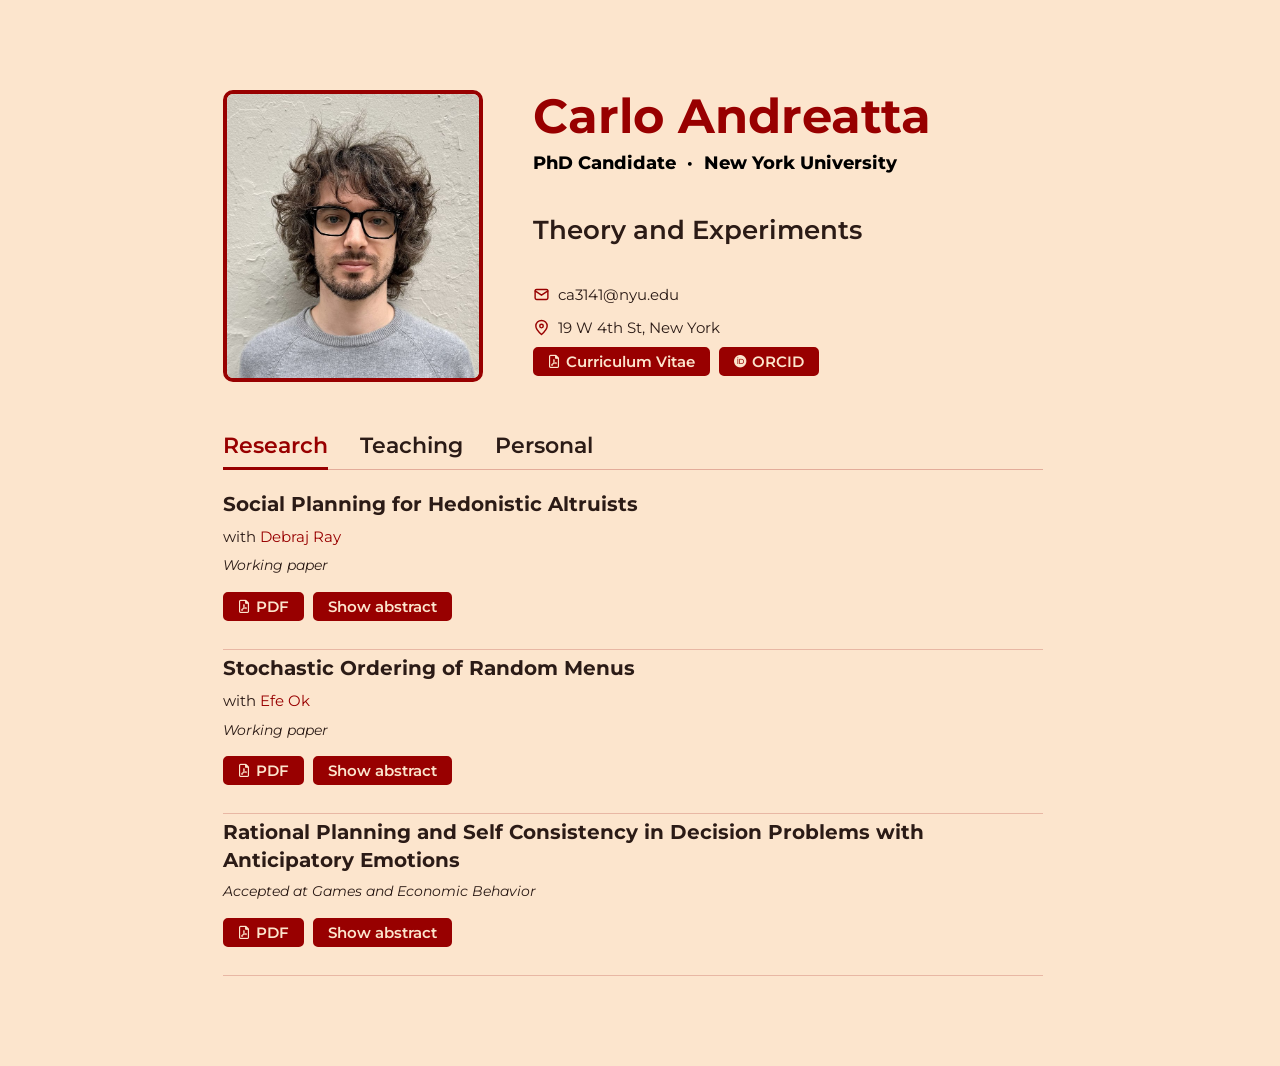
<file: index.html>
<!DOCTYPE html>
<html lang="en">
<link rel="preconnect" href="https://fonts.googleapis.com">
<link rel="preconnect" href="https://fonts.gstatic.com" crossorigin>
<link href="https://fonts.googleapis.com/css2?family=Montserrat:wght@400;500;600;700&display=swap" rel="stylesheet">
<link rel="stylesheet" href="style.css">

<head>
  <meta name="description" content="PhD Candidate, New York University.">
  <link rel="stylesheet" href="https://cdnjs.cloudflare.com/ajax/libs/font-awesome/6.0.0/css/all.min.css">
  <meta charset="UTF-8">
  <meta name="viewport" content="width=device-width, initial-scale=1.0">
  <title>Carlo Andreatta</title>
  <link rel="icon" type="image/png" href="assets/profile/favicon.png">
</head>

<body>
  <main class="page">
    <section class="intro">
      <img class="profile-photo" src="assets/profile/profile-720.jpeg" alt="Portrait of Carlo Andreatta">

      <div class="intro-text">
        <h1>Carlo Andreatta</h1>

        <p class="subtitle">
          PhD Candidate <span class="separator">·</span> New York University
        </p>

        <p class="tagline">
          Theory and Experiments
        </p>

        <p class="contact-line">
          <svg class="text-icon" viewBox="0 0 24 24" aria-hidden="true">
            <rect x="3" y="5" width="18" height="14" rx="2"></rect>
            <path d="M3 7l9 6 9-6"></path>
          </svg>

          ca3141@nyu.edu
        </p>

        <p class="contact-line">
          <svg class="text-icon" viewBox="0 0 24 24" aria-hidden="true">
            <path d="M20 10c0 5-8 12-8 12S4 15 4 10a8 8 0 1 1 16 0z"></path>
            <circle cx="12" cy="10" r="2.5"></circle>
          </svg>

          19 W 4th St, New York
        <div class="buttons">
          <a class="button" href="assets/profile/CV.pdf" target="_blank">
            <i class="fa-regular fa-file-pdf" aria-hidden="true"></i>
            <span>Curriculum Vitae</span>
          </a>
          <a class="button" href="https://orcid.org/0009-0006-2400-6417" target="_blank" rel="noopener">
            <i class="fa-brands fa-orcid" aria-hidden="true"></i>
            <span>ORCID</span>
          </a>
        </div>
      </div>


    </section>
    <nav class="tabs" aria-label="Page sections">
      <button type="button" class="tab-button active" data-tab="research">
        Research
      </button>

      <button type="button" class="tab-button" data-tab="teaching">
        Teaching
      </button>

      <button type="button" class="tab-button" data-tab="personal">
        Personal
      </button>


    </nav>

    <section class="tab-panel active" id="research">

      <article class="research-item">
        <h3 class="paper-title">
          Social Planning for Hedonistic Altruists
        </h3>

        <p class="paper-authors">
          with
          <a href="https://debrajray.com/" target="_blank" rel="noopener">
            Debraj Ray
          </a>
        </p>

        <p class="paper-status">
          Working paper
        </p>

        <div class="paper-actions">
          <a class="button" href="assets/papers/AndreattaRayHedonistic.pdf" target="_blank" rel="noopener">
            <i class="fa-regular fa-file-pdf" aria-hidden="true"></i>
            <span>PDF</span>
          </a>

          <button type="button" class="button research-toggle">
            Show abstract
          </button>
        </div>

        <div class="research-extra" hidden>
          <p>
            We study the welfare consequences of social planning for citizens who display hedonistic altruism towards
            the next generations. A social planner must effectively be more patient than its citizens, even if
            <em>every</em> citizen has the same discount factor, but the planner also exhibits time inconsistency and has
            systematic future bias. We presume that successive generations of planners cannot bind one another to a
            course of action. Our main result states that every equilibrium policy with positive consumption that is
            nondecreasing in initial output must be either <em>fully</em> Pareto optimal, or "consumption inefficient"
            in the sense of Malinvaud (1953) and Phelps (1962, 1965). Moreover, we provide sufficient conditions for
            either outcome to occur.
          </p>
        </div>

      </article>

      <article class="research-item">
        <h3 class="paper-title">
          Stochastic Ordering of Random Menus
        </h3>

        <p class="paper-authors">
          with
          <a href="https://sites.google.com/a/nyu.edu/efeok/" target="_blank" rel="noopener">
            Efe Ok
          </a>
        </p>

        <p class="paper-status">
          Working paper
        </p>

        <div class="paper-actions">
          <a class="button" href="assets/papers/AndreattaOkStochastic.pdf" target="_blank" rel="noopener">
            <i class="fa-regular fa-file-pdf" aria-hidden="true"></i>
            <span>PDF</span>
          </a>
          <button type="button" class="button research-toggle">
            Show abstract
          </button>
        </div>

        <div class="research-extra" hidden>
          <p>
            We introduce a notion of first-order stochastic dominance for random feasible sets (= menus) in a suitably
            ordered alternative space, by using indirect (Bernoulli) utilities. This notion generalizes the classical
            stochastic ordering of random variables, and enjoys similar characterizations and properties, albeit, now in
            terms of the Choquet integral instead of the Lebesgue integral. We provide several illustrations that
            demonstrate how our ordering may be used in economic contexts. In particular, we examine how one may use
            this ordering to make monotone comparative statics in the context of random budget sets, cores of random
            cooperative games, choice correspondences on random menus, and ex ante profit maximization. We derive
            various characterizations and properties of our stochastic ordering.
          </p>
        </div>

      </article>

      <article class="research-item">
        <h3 class="paper-title">
          Rational Planning and Self Consistency in Decision Problems with Anticipatory Emotions
        </h3>


        <p class="paper-status">
          Accepted at Games and Economic Behavior
        </p>

        <div class="paper-actions">
          <a class="button" href="assets/papers/AndreattaAnticipatory.pdf" target="_blank" rel="noopener">
            <i class="fa-regular fa-file-pdf" aria-hidden="true"></i>
            <span>PDF</span>
          </a>

          <button type="button" class="button research-toggle">
            Show abstract
          </button>
        </div>

        <div class="research-extra" hidden>
          <p>
            Belief-dependent preferences capture psychological motivations such as emotions and image concerns. To
            manage certain emotions, some agents may prefer <em>not</em> to premeditate their behavior, but to remain
            undecided and act spontaneously. This raises conceptual and analytical challenges. We show that a rational
            agent never needs to act spontaneously if, at every history, his decision utility does not depend on what he
            planned to do at past or counterfactual histories. Decision problems with anticipatory emotions are a common
            class of psychological games where this property holds. To illustrate, we study the effects of savoring and
            dread on intertemporal choice. We find that behavior with and without commitment only coincides if the
            agent's emotions are very mild or very intense. Dynamic inconsistency arises for an intermediate range of
            emotional intensity.
          </p>
        </div>

      </article>
    </section>

    <section class="tab-panel" id="teaching">

      <article class="teaching-item">
        <h3 class="institution-name">
          New York University (TA)
        </h3>

        <ul class="course-list">
          <li>
            <div class="course-row">
              <span class="course-name">
                ECON-GA 1023: Microeconomics I (PhD)
              </span>

              <div class="evaluation-links">
                <a class="button evaluation-button" href="assets/evaluations/FA25.pdf" target="_blank" rel="noopener">
                  Fall 2025
                </a>

                <a class="button evaluation-button" href="assets/evaluations/micro-spring-2026.pdf" target="_blank"
                  rel="noopener">
                  Fall 2026
                </a>
              </div>
            </div>
          </li>
        </ul>
      </article>
    </section>

    <section class="tab-panel" id="personal">

      <article class="personal-item">
        <h3 class="paper-title">
          Iside (2007 - 2026)
        </h3>

        <img class="personal-image" src="assets/personal/cats/iside1.png" alt="Iside 1">
      </article>
    </section>

    <script>
      document.addEventListener("DOMContentLoaded", function () {
        const tabButtons = document.querySelectorAll(".tab-button");
        const tabPanels = document.querySelectorAll(".tab-panel");

        tabButtons.forEach(function (button) {
          button.addEventListener("click", function () {
            const selectedTab = button.getAttribute("data-tab");

            tabButtons.forEach(function (item) {
              item.classList.remove("active");
            });

            tabPanels.forEach(function (panel) {
              panel.classList.remove("active");
            });

            button.classList.add("active");

            const selectedPanel = document.getElementById(selectedTab);

            if (selectedPanel) {
              selectedPanel.classList.add("active");
            }
          });
        });
      });
    </script>
    <script>
      document.querySelectorAll(".research-item").forEach(function (article) {
        const button = article.querySelector(".research-toggle");
        const abstract = article.querySelector(".research-extra");

        if (!button || !abstract) {
          return;
        }

        button.addEventListener("click", function () {
          if (abstract.hidden) {
            abstract.hidden = false;
            button.textContent = "Hide abstract";
          } else {
            abstract.hidden = true;
            button.textContent = "Show abstract";
          }
        });
      });
    </script>
  </main>
</body>

</html>
</file>
<file: style.css>
* {
    box-sizing: border-box;
}

html {
  overflow-y: scroll;
  scrollbar-gutter: stable;
}

body {
    margin: 0;
    background-color: #fce5cd;
    color: #2b1b16;
    font-family: "Montserrat", sans-serif;
    line-height: 1.7;
}

.page {
    width: min(820px, calc(100% - 40px));
    margin: 0 auto;
    padding: 90px 0;
}

.intro {
    display: grid;
    grid-template-columns: 240px minmax(0, 1fr);
    gap: 70px;
    align-items: start;
}

.intro-description {
    margin: 0 0 18px;
    font-size: 16px;
    font-weight: 400;
    line-height: 1.6;
}

h1 {
    color: #980000;
    font-size: 48px;
    line-height: 1.1;
    margin: 0 0 5px;
}

.subtitle {
    color: #000;
    font-size: 18px;
    font-weight: 750;
    margin: 0 0 34px;
}

.tagline {
    max-width: 590px;
    margin: 0 0 32px;
    font-size: 26px;
    font-weight: 600;
    line-height: 1.45;
}

.separator {
    display: inline-block;
    margin: 0 6px;
}

.bio {
    max-width: 590px;
    margin: 0 0 32px;
}

.buttons {
    display: flex;
    flex-wrap: wrap;
    gap: 9px;
}

.contact-line {
  display: flex;
  align-items: center;
  gap: 8px;
  margin: 7px 0;
  font-size: 15px;
  font-weight: 400;
}

.text-icon {
  width: 17px;
  height: 17px;
  flex-shrink: 0;
  fill: none;
  stroke: #980000;
  stroke-width: 2;
  stroke-linecap: round;
  stroke-linejoin: round;
}

.contact-line a {
  color: inherit;
  text-decoration: none;
}

.button {
  display: inline-flex;
  align-items: center;
  gap: 7px;
  padding: 5px 13px;
  border: 2px solid #980000;
  border-radius: 5px;
  background-color: #980000;
  color: #fce5cd;
  font-size: 15px;
  font-weight: 600;
  text-decoration: none;
  font-family: "Montserrat", sans-serif;
  cursor: pointer;
  transition: background-color 0.2s, color 0.2s;
}

.button {
  line-height: 1;
  gap: 5px;
}

.button i {
  display: inline-flex;
  align-items: center;
  justify-content: center;
  width: 13px;
  height: 13px;
  font-size: 13px;
  line-height: 1;
}

.button:hover {
  background-color: transparent;
  color: #980000;
}

.profile-photo {
    display: block;
    width: 260px;
    height: auto;
    border: 4px solid #980000;
    border-radius: 10px;
}

.tabs {
  display: flex;
  gap: 32px;
  margin-top: 40px;
  border-bottom: 1px solid rgba(152, 0, 0, 0.25);
}

.tab-button {
  appearance: none;
  position: relative;
  padding: 10px 0;
  border: 0;
  background: none;
  color: #2b1b16;
  font-family: "Montserrat", sans-serif;
  font-size: 22px;
  font-weight: 600;
  cursor: pointer;
}

.tab-button:hover {
  color: #980000;
}

.tab-button.active {
  color: #980000;
}

.tab-button.active::after {
  position: absolute;
  right: 0;
  bottom: -1px;
  left: 0;
  height: 3px;
  background-color: #980000;
  content: "";
}

.tab-panel {
  display: none;
  padding-top: 16px;
}

.tab-panel.active {
  display: block;
}

.research-item {
  padding: 4px 0 28px;
  border-bottom: 1px solid rgba(152, 0, 0, 0.2);
}

.paper-title {
  margin: 0 0 6px;
  color: #2b1b16;
  font-size: 20px;
  line-height: 1.4;
}

.paper-authors {
  margin: 0 0 5px;
  font-size: 15px;
}

.paper-authors a {
  color: #980000;
  text-decoration: none;
}

.paper-authors a:hover {
  text-decoration: underline;
}

.paper-status {
  margin: 0;
  font-size: 14px;
  font-style: italic;
}

.paper-actions {
  display: flex;
  flex-wrap: wrap;
  align-items: center;
  gap: 9px;
  margin-top: 14px;
}

.research-extra {
  margin-top: 18px;
  padding-left: 16px;
  border-left: 3px solid #980000;
  font-size: 15px;
  line-height: 1.7;
}

.research-extra p {
  margin: 0;
}

.teaching-item {
  padding: 20px 0;
  border-bottom: 1px solid rgba(152, 0, 0, 0.45);
}

.teaching-item:first-of-type {
  padding-top: 4px;
}

.institution-name {
  margin: 0 0 10px;
  color: #2b1b16;
  font-size: 19px;
  font-weight: 700;
}

.course-list {
  margin: 0;
  padding-left: 21px;
}

.course-list li {
  margin: 6px 0;
  font-size: 15px;
  font-weight: 400;
  line-height: 1.6;
}

.course-list li::marker {
  color: #980000;
}

.course-row {
  display: grid;
  grid-template-columns: minmax(0, 1fr) auto;
  align-items: center;
  gap: 20px;
}

.evaluation-links {
  display: flex;
  flex-wrap: wrap;
  justify-content: flex-end;
  gap: 9px;
}

.personal-item {
  padding: 4px 0 28px;
}

.personal-image {
    display: block;
    width: 260px;
    height: auto;
    border: 4px solid #980000;
    border-radius: 10px;
}


@media (max-width: 700px) {
    .page {
        padding: 50px 0;
    }

    .intro {
        grid-template-columns: 1fr;
        gap: 35px;
    }

    h1 {
        font-size: 38px;
    }

    .profile-photo {
        width: 100%;
        max-width: 240px;
    }

.course-row {
    display: flex;
    flex-direction: column;
    align-items: flex-start;
    gap: 8px;
  }

  .evaluation-links {
    justify-content: flex-start;
  }
}
</file>
